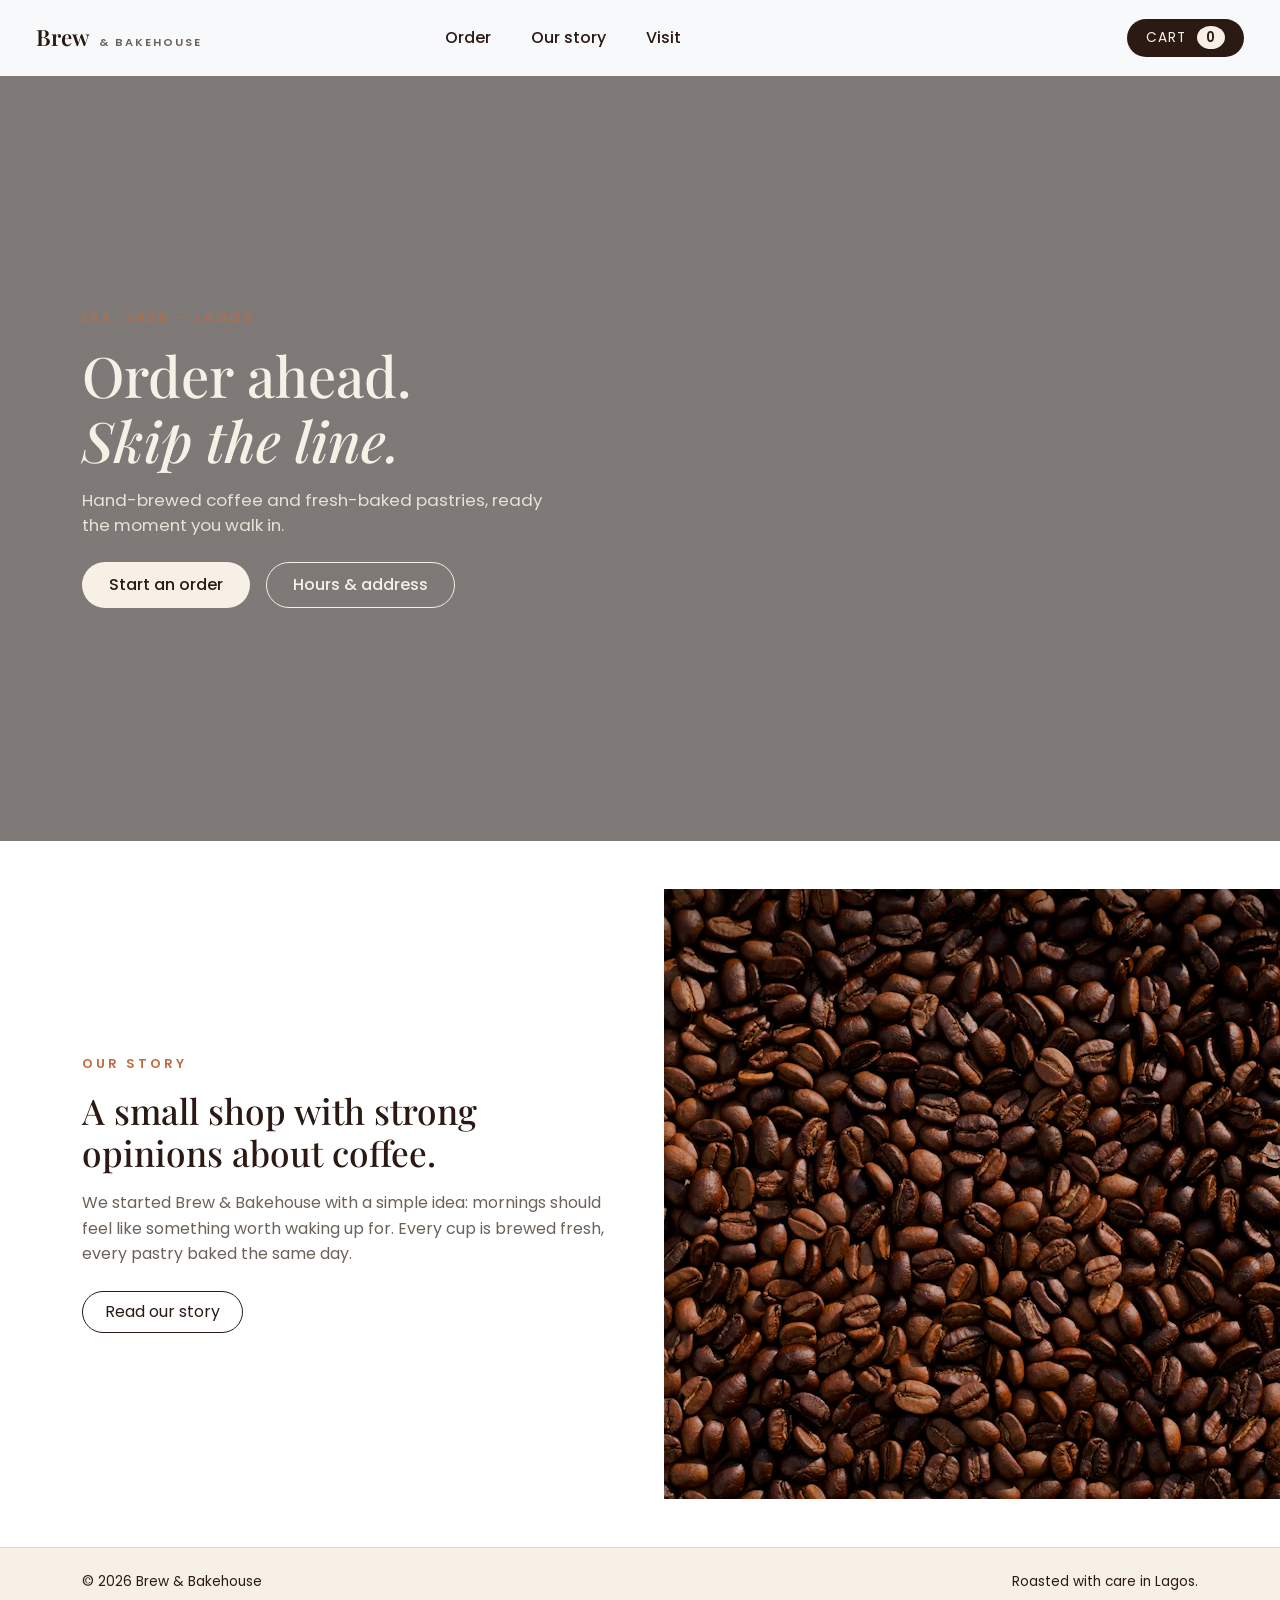
<file: index.html>
<!DOCTYPE html>
<html lang="en">
<head>
    <meta charset="UTF-8">
    <meta name="viewport" content="width=device-width, initial-scale=1.0">
    <title>Brew & Bakehouse</title>
    <link href="https://cdn.jsdelivr.net/npm/bootstrap@5.3.3/dist/css/bootstrap.min.css" rel="stylesheet">
  <link href="https://fonts.googleapis.com/css2?family=Playfair+Display:ital,wght@0,400;0,600;1,500&family=Poppins:wght@300;400;500;600&display=swap" rel="stylesheet">
  <link rel="stylesheet" href="css/style.css">
</head>
<body>
  <nav class="navbar navbar-expand-lg navbar-light bg-light px-4 py-3">
    <div class="container-fluid">
      <a class="navbar-brand brand-logo" href="index.html">Brew <span class="brand-sub">& BAKEHOUSE</span></a>
      <button class="navbar-toggler" type="button" data-bs-toggle="collapse" data-bs-target="#navMenu">
        <span class="navbar-toggler-icon"></span>
      </button>
      <div class="collapse navbar-collapse" id="navMenu">
        <ul class="navbar-nav mx-auto gap-4 text-center">
          <li class="nav-item"><a class="nav-link" href="menu.html">Order</a></li>
          <li class="nav-item"><a class="nav-link" href="visit.html#story">Our story</a></li>
          <li class="nav-item"><a class="nav-link" href="visit.html">Visit</a></li>
        </ul>
        <a href="cart.html" class="btn cart-btn ms-auto">
          CART <span class="cart-count" id="cartCount">0</span>
        </a>
      </div>
    </div>
  </nav>

  <header class="hero d-flex align-items-center">
    <div class="container">
      <div class="row">
        <div class="col-lg-7">
          <p class="hero-tag">EST. 2026 — LAGOS</p>
          <h1 class="hero-title">
            Order ahead.<br>
            <span class="italic-script">Skip the line.</span>
          </h1>
          <p class="hero-text">
            Hand-brewed coffee and fresh-baked pastries,
            ready the moment you walk in.
          </p>
          <div class="d-flex flex-wrap gap-3 mt-4">
            <a href="menu.html" class="btn btn-cream">Start an order</a>
            <a href="visit.html" class="btn btn-outline-cream">Hours & address</a>
          </div>
        </div>
      </div>
    </div>
  </header>

  <section class="about-teaser py-5">
    <div class="container">
      <div class="row align-items-center g-5">
        <div class="col-lg-6">
          <p class="section-tag">OUR STORY</p>
          <h2 class="section-title">A small shop with strong opinions about coffee.</h2>
          <p class="section-text">
            We started Brew & Bakehouse with a simple idea: mornings should feel
            like something worth waking up for. Every cup is brewed fresh,
            every pastry baked the same day.
          </p>
          <a href="visit.html" class="btn btn-dark-outline mt-2">Read our story</a>
        </div>
        <div class="col-lg-6">
          <img src="images/story-home.avif" alt="Coffee beans">
        </div>
      </div>
    </div>
  </section>

  <footer class="footer py-4">
    <div class="container d-flex flex-wrap justify-content-between">
      <p class="mb-0">© 2026 Brew & Bakehouse</p>
      <p class="mb-0">Roasted with care in Lagos.</p>
    </div>
  </footer>

  <script src="https://cdn.jsdelivr.net/npm/bootstrap@5.3.3/dist/js/bootstrap.bundle.min.js"></script>
  <script src="js/script.js"></script>
</body>
</html>
</file>
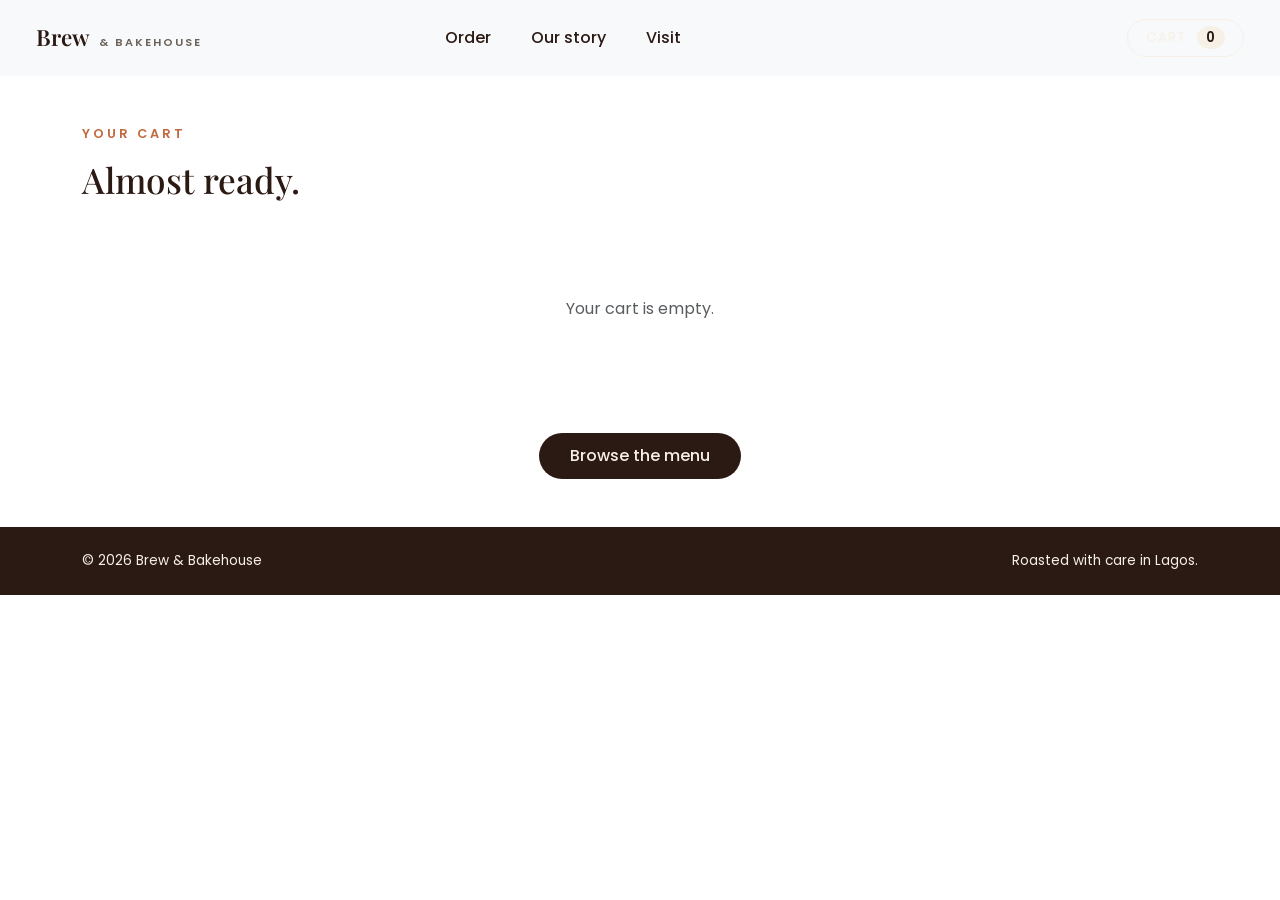
<file: cart.html>
<!DOCTYPE html>
<html lang="en">
<head>
  <meta charset="UTF-8">
  <meta name="viewport" content="width=device-width, initial-scale=1.0">
  <title>Cart — Brew & Bakehouse</title>
  <link href="https://cdn.jsdelivr.net/npm/bootstrap@5.3.3/dist/css/bootstrap.min.css" rel="stylesheet">
  <link href="https://fonts.googleapis.com/css2?family=Playfair+Display:ital,wght@0,400;0,600;1,500&family=Poppins:wght@300;400;500;600&display=swap" rel="stylesheet">
  <link rel="stylesheet" href="css/style.css">
</head>
<body>

  <nav class="navbar navbar-expand-lg navbar-light bg-light px-4 py-3">
    <div class="container-fluid">
      <a class="navbar-brand brand-logo" href="index.html">Brew <span class="brand-sub">& BAKEHOUSE</span></a>
      <button class="navbar-toggler" type="button" data-bs-toggle="collapse" data-bs-target="#navMenu">
        <span class="navbar-toggler-icon"></span>
      </button>
      <div class="collapse navbar-collapse" id="navMenu">
        <ul class="navbar-nav mx-auto gap-4 text-center">
          <li class="nav-item"><a class="nav-link" href="menu.html">Order</a></li>
          <li class="nav-item"><a class="nav-link" href="visit.html#story">Our story</a></li>
          <li class="nav-item"><a class="nav-link" href="visit.html">Visit</a></li>
        </ul>
        <a href="cart.html" class="btn cart-btn ms-auto active">
          CART <span class="cart-count" id="cartCount">0</span>
        </a>
      </div>
    </div>
  </nav>

  <section class="cart-section py-5">
    <div class="container">
      <p class="section-tag">YOUR CART</p>
      <h1 class="section-title mb-4">Almost ready.</h1>

      <!-- CART ITEMS BOX -->
      <div class="cart-box" id="cartBox">
        <p class="text-center text-muted py-5">Your cart is empty.</p>
      </div>

      <!-- TOTAL (shown by JS when cart has items) -->
      <div class="text-center mt-3" id="cartActions" style="display:none;">
        <p class="cart-total" id="cartTotal"></p>
      </div>

      <!-- CHECKOUT FORM (shown by JS when cart has items) -->
      <div class="checkout-form mt-4" id="checkoutForm" style="display:none;">
        <h4 class="checkout-title">Complete your order</h4>
        <p class="checkout-sub">Fill in your details and we'll have your order ready for pickup.</p>

        <div class="row g-3 mt-2">
          <div class="col-md-6">
            <label class="form-label">Full Name</label>
            <input type="text" class="form-control" id="customerName" placeholder="e.g. Esther Talabi">
          </div>
          <div class="col-md-6">
            <label class="form-label">Phone Number</label>
            <input type="tel" class="form-control" id="customerPhone" placeholder="e.g. 08012345678">
          </div>
          <div class="col-md-6">
            <label class="form-label">Email Address</label>
            <input type="email" class="form-control" id="customerEmail" placeholder="e.g. esther@email.com">
          </div>
          <div class="col-md-6">
            <label class="form-label">Pickup Time</label>
            <input type="time" class="form-control" id="pickupTime">
          </div>
          <div class="col-12">
            <label class="form-label">Special Requests (optional)</label>
            <textarea class="form-control" id="specialRequests" rows="2" placeholder="e.g. No sugar, extra hot..."></textarea>
          </div>
        </div>

        <div class="mt-4 d-flex flex-wrap gap-3">
          <button class="btn btn-dark-pill" id="placeOrderBtn">Place Order</button>
          <button class="btn btn-outline-dark-pill" id="clearCartBtn">Clear Cart</button>
        </div>

        <!-- Success message (hidden until order placed) -->
        <div id="orderSuccess" class="order-success mt-4" style="display:none;">
          <h5>🎉 Order placed successfully!</h5>
          <p>Thank you! Your order will be ready for pickup at your chosen time. See you soon at Brew & Bakehouse, Yaba.</p>
        </div>
      </div>

      <!-- Browse menu button (shown when cart is empty) -->
      <div class="text-center mt-4" id="browseBtn">
        <a href="menu.html" class="btn btn-dark-pill">Browse the menu</a>
      </div>

    </div>
  </section>

  <footer class="footer-dark py-4">
    <div class="container d-flex flex-wrap justify-content-between">
      <p class="mb-0">© 2026 Brew & Bakehouse</p>
      <p class="mb-0">Roasted with care in Lagos.</p>
    </div>
  </footer>

  <script src="https://cdn.jsdelivr.net/npm/bootstrap@5.3.3/dist/js/bootstrap.bundle.min.js"></script>
  <script src="js/script.js"></script>
</body>
</html>
</file>
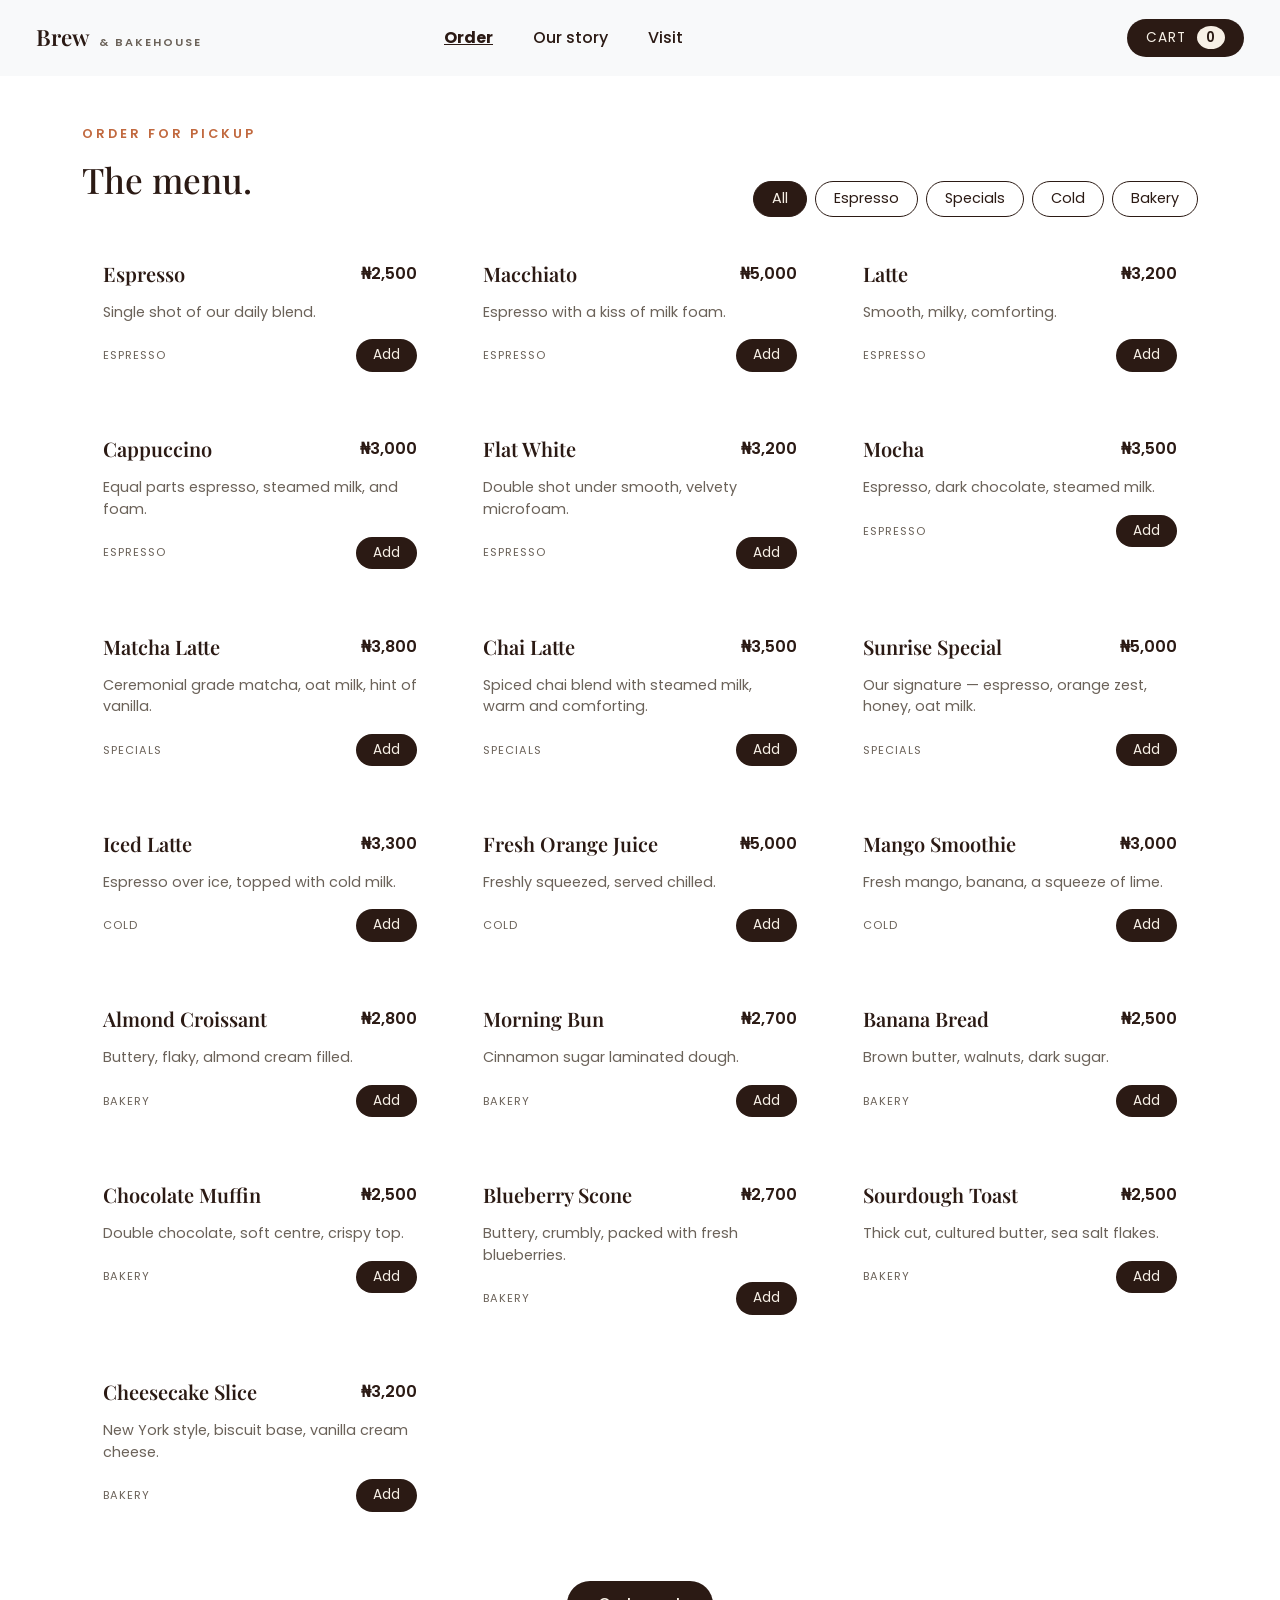
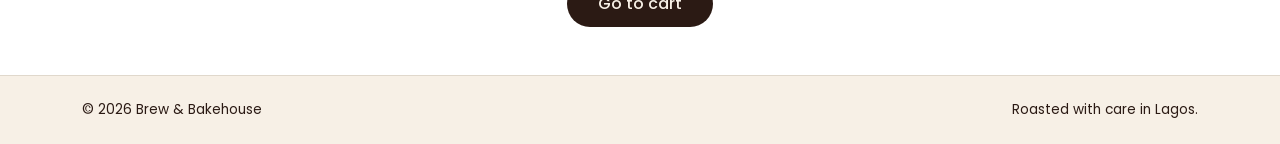
<file: menu.html>
<!DOCTYPE html>
<html lang="en">
<head>
  <meta charset="UTF-8">
  <meta name="viewport" content="width=device-width, initial-scale=1.0">
  <title>Menu - Brew & Bakehouse</title>
  <link href="https://cdn.jsdelivr.net/npm/bootstrap@5.3.3/dist/css/bootstrap.min.css" rel="stylesheet">
  <link href="https://fonts.googleapis.com/css2?family=Playfair+Display:ital,wght@0,400;0,600;1,500&family=Poppins:wght@300;400;500;600&display=swap" rel="stylesheet">
  <link rel="stylesheet" href="css/style.css">
</head>
<body>

  <nav class="navbar navbar-expand-lg navbar-light bg-light px-4 py-3">
    <div class="container-fluid">
      <a class="navbar-brand brand-logo" href="index.html">Brew <span class="brand-sub">& BAKEHOUSE</span></a>
      <button class="navbar-toggler" type="button" data-bs-toggle="collapse" data-bs-target="#navMenu">
        <span class="navbar-toggler-icon"></span>
      </button>
      <div class="collapse navbar-collapse" id="navMenu">
        <ul class="navbar-nav mx-auto gap-4 text-center">
          <li class="nav-item"><a class="nav-link active" href="menu.html">Order</a></li>
          <li class="nav-item"><a class="nav-link" href="visit.html#story">Our story</a></li>
          <li class="nav-item"><a class="nav-link" href="visit.html">Visit</a></li>
        </ul>
        <a href="cart.html" class="btn cart-btn ms-auto">
          CART <span class="cart-count" id="cartCount">0</span>
        </a>
      </div>
    </div>
  </nav>

  <section class="menu-section py-5">
    <div class="container">
      <div class="row align-items-end mb-4">
        <div class="col-md-6">
          <p class="section-tag">ORDER FOR PICKUP</p>
          <h1 class="section-title">The menu.</h1>
        </div>
        <div class="col-md-6 d-flex justify-content-md-end mt-3 mt-md-0">
          <div class="filter-buttons d-flex gap-2 flex-wrap">
            <button class="filter-btn active" data-filter="all">All</button>
            <button class="filter-btn" data-filter="espresso">Espresso</button>
            <button class="filter-btn" data-filter="specials">Specials</button>
            <button class="filter-btn" data-filter="cold">Cold</button>
            <button class="filter-btn" data-filter="bakery">Bakery</button>
          </div>
        </div>
      </div>

      <div class="row g-4" id="menuGrid">

        <!-- ESPRESSO -->
        <div class="col-md-4 menu-card" data-category="espresso">
          <div class="menu-item">
            <div class="d-flex justify-content-between">
              <h5>Espresso</h5><span class="price">₦2,500</span>
            </div>
            <p class="desc">Single shot of our daily blend.</p>
            <div class="d-flex justify-content-between align-items-center">
              <span class="tag">ESPRESSO</span>
              <button class="btn add-btn" data-name="Espresso" data-price="2500">Add</button>
            </div>
          </div>
        </div>

        <div class="col-md-4 menu-card" data-category="espresso">
          <div class="menu-item">
            <div class="d-flex justify-content-between">
              <h5>Macchiato</h5><span class="price">₦5,000</span>
            </div>
            <p class="desc">Espresso with a kiss of milk foam.</p>
            <div class="d-flex justify-content-between align-items-center">
              <span class="tag">ESPRESSO</span>
              <button class="btn add-btn" data-name="Macchiato" data-price="5000">Add</button>
            </div>
          </div>
        </div>

        <div class="col-md-4 menu-card" data-category="espresso">
          <div class="menu-item">
            <div class="d-flex justify-content-between">
              <h5>Latte</h5><span class="price">₦3,200</span>
            </div>
            <p class="desc">Smooth, milky, comforting.</p>
            <div class="d-flex justify-content-between align-items-center">
              <span class="tag">ESPRESSO</span>
              <button class="btn add-btn" data-name="Latte" data-price="3200">Add</button>
            </div>
          </div>
        </div>

        <div class="col-md-4 menu-card" data-category="espresso">
          <div class="menu-item">
            <div class="d-flex justify-content-between">
              <h5>Cappuccino</h5><span class="price">₦3,000</span>
            </div>
            <p class="desc">Equal parts espresso, steamed milk, and foam.</p>
            <div class="d-flex justify-content-between align-items-center">
              <span class="tag">ESPRESSO</span>
              <button class="btn add-btn" data-name="Cappuccino" data-price="3000">Add</button>
            </div>
          </div>
        </div>

        <div class="col-md-4 menu-card" data-category="espresso">
          <div class="menu-item">
            <div class="d-flex justify-content-between">
              <h5>Flat White</h5><span class="price">₦3,200</span>
            </div>
            <p class="desc">Double shot under smooth, velvety microfoam.</p>
            <div class="d-flex justify-content-between align-items-center">
              <span class="tag">ESPRESSO</span>
              <button class="btn add-btn" data-name="Flat White" data-price="3200">Add</button>
            </div>
          </div>
        </div>

        <div class="col-md-4 menu-card" data-category="espresso">
          <div class="menu-item">
            <div class="d-flex justify-content-between">
              <h5>Mocha</h5><span class="price">₦3,500</span>
            </div>
            <p class="desc">Espresso, dark chocolate, steamed milk.</p>
            <div class="d-flex justify-content-between align-items-center">
              <span class="tag">ESPRESSO</span>
              <button class="btn add-btn" data-name="Mocha" data-price="3500">Add</button>
            </div>
          </div>
        </div>

        <!-- FILTER -->
        <!-- SPECIALS -->
        <div class="col-md-4 menu-card" data-category="specials">
          <div class="menu-item">
            <div class="d-flex justify-content-between">
              <h5>Matcha Latte</h5><span class="price">₦3,800</span>
            </div>
            <p class="desc">Ceremonial grade matcha, oat milk, hint of vanilla.</p>
            <div class="d-flex justify-content-between align-items-center">
              <span class="tag">SPECIALS</span>
              <button class="btn add-btn" data-name="Matcha Latte" data-price="3800">Add</button>
            </div>
          </div>
        </div>

        <div class="col-md-4 menu-card" data-category="specials">
          <div class="menu-item">
            <div class="d-flex justify-content-between">
              <h5>Chai Latte</h5><span class="price">₦3,500</span>
            </div>
            <p class="desc">Spiced chai blend with steamed milk, warm and comforting.</p>
            <div class="d-flex justify-content-between align-items-center">
              <span class="tag">SPECIALS</span>
              <button class="btn add-btn" data-name="Chai Latte" data-price="3500">Add</button>
            </div>
          </div>
        </div>

        <div class="col-md-4 menu-card" data-category="specials">
          <div class="menu-item">
            <div class="d-flex justify-content-between">
              <h5>Sunrise Special</h5><span class="price">₦5,000</span>
            </div>
            <p class="desc">Our signature — espresso, orange zest, honey, oat milk.</p>
            <div class="d-flex justify-content-between align-items-center">
              <span class="tag">SPECIALS</span>
              <button class="btn add-btn" data-name="Sunrise Special" data-price="5000">Add</button>
            </div>
          </div>
        </div>

        <!-- COLD -->
        <div class="col-md-4 menu-card" data-category="cold">
          <div class="menu-item">
            <div class="d-flex justify-content-between">
              <h5>Iced Latte</h5><span class="price">₦3,300</span>
            </div>
            <p class="desc">Espresso over ice, topped with cold milk.</p>
            <div class="d-flex justify-content-between align-items-center">
              <span class="tag">COLD</span>
              <button class="btn add-btn" data-name="Iced Latte" data-price="3300">Add</button>
            </div>
          </div>
        </div>

        <div class="col-md-4 menu-card" data-category="cold">
          <div class="menu-item">
            <div class="d-flex justify-content-between">
              <h5>Fresh Orange Juice</h5><span class="price">₦5,000</span>
            </div>
            <p class="desc">Freshly squeezed, served chilled.</p>
            <div class="d-flex justify-content-between align-items-center">
              <span class="tag">COLD</span>
              <button class="btn add-btn" data-name="Fresh Orange Juice" data-price="5000">Add</button>
            </div>
          </div>
        </div>

        <div class="col-md-4 menu-card" data-category="cold">
          <div class="menu-item">
            <div class="d-flex justify-content-between">
              <h5>Mango Smoothie</h5><span class="price">₦3,000</span>
            </div>
            <p class="desc">Fresh mango, banana, a squeeze of lime.</p>
            <div class="d-flex justify-content-between align-items-center">
              <span class="tag">COLD</span>
              <button class="btn add-btn" data-name="Mango Smoothie" data-price="3000">Add</button>
            </div>
          </div>
        </div>

        <!-- BAKERY -->
        <div class="col-md-4 menu-card" data-category="bakery">
          <div class="menu-item">
            <div class="d-flex justify-content-between">
              <h5>Almond Croissant</h5><span class="price">₦2,800</span>
            </div>
            <p class="desc">Buttery, flaky, almond cream filled.</p>
            <div class="d-flex justify-content-between align-items-center">
              <span class="tag">BAKERY</span>
              <button class="btn add-btn" data-name="Almond Croissant" data-price="2800">Add</button>
            </div>
          </div>
        </div>

        <div class="col-md-4 menu-card" data-category="bakery">
          <div class="menu-item">
            <div class="d-flex justify-content-between">
              <h5>Morning Bun</h5><span class="price">₦2,700</span>
            </div>
            <p class="desc">Cinnamon sugar laminated dough.</p>
            <div class="d-flex justify-content-between align-items-center">
              <span class="tag">BAKERY</span>
              <button class="btn add-btn" data-name="Morning Bun" data-price="2700">Add</button>
            </div>
          </div>
        </div>

        <div class="col-md-4 menu-card" data-category="bakery">
          <div class="menu-item">
            <div class="d-flex justify-content-between">
              <h5>Banana Bread</h5><span class="price">₦2,500</span>
            </div>
            <p class="desc">Brown butter, walnuts, dark sugar.</p>
            <div class="d-flex justify-content-between align-items-center">
              <span class="tag">BAKERY</span>
              <button class="btn add-btn" data-name="Banana Bread" data-price="2500">Add</button>
            </div>
          </div>
        </div>

        <div class="col-md-4 menu-card" data-category="bakery">
          <div class="menu-item">
            <div class="d-flex justify-content-between">
              <h5>Chocolate Muffin</h5><span class="price">₦2,500</span>
            </div>
            <p class="desc">Double chocolate, soft centre, crispy top.</p>
            <div class="d-flex justify-content-between align-items-center">
              <span class="tag">BAKERY</span>
              <button class="btn add-btn" data-name="Chocolate Muffin" data-price="2500">Add</button>
            </div>
          </div>
        </div>

        <div class="col-md-4 menu-card" data-category="bakery">
          <div class="menu-item">
            <div class="d-flex justify-content-between">
              <h5>Blueberry Scone</h5><span class="price">₦2,700</span>
            </div>
            <p class="desc">Buttery, crumbly, packed with fresh blueberries.</p>
            <div class="d-flex justify-content-between align-items-center">
              <span class="tag">BAKERY</span>
              <button class="btn add-btn" data-name="Blueberry Scone" data-price="2700">Add</button>
            </div>
          </div>
        </div>

        <div class="col-md-4 menu-card" data-category="bakery">
          <div class="menu-item">
            <div class="d-flex justify-content-between">
              <h5>Sourdough Toast</h5><span class="price">₦2,500</span>
            </div>
            <p class="desc">Thick cut, cultured butter, sea salt flakes.</p>
            <div class="d-flex justify-content-between align-items-center">
              <span class="tag">BAKERY</span>
              <button class="btn add-btn" data-name="Sourdough Toast" data-price="2500">Add</button>
            </div>
          </div>
        </div>

        <div class="col-md-4 menu-card" data-category="bakery">
          <div class="menu-item">
            <div class="d-flex justify-content-between">
              <h5>Cheesecake Slice</h5><span class="price">₦3,200</span>
            </div>
            <p class="desc">New York style, biscuit base, vanilla cream cheese.</p>
            <div class="d-flex justify-content-between align-items-center">
              <span class="tag">BAKERY</span>
              <button class="btn add-btn" data-name="Cheesecake Slice" data-price="3200">Add</button>
            </div>
          </div>
        </div>

      </div>

      <div class="text-center mt-5">
        <a href="cart.html" class="btn btn-dark-pill">Go to cart</a>
      </div>
    </div>
  </section>

  <footer class="footer py-4">
    <div class="container d-flex flex-wrap justify-content-between">
      <p class="mb-0">© 2026 Brew & Bakehouse</p>
      <p class="mb-0">Roasted with care in Lagos.</p>
    </div>
  </footer>

  <script src="https://cdn.jsdelivr.net/npm/bootstrap@5.3.3/dist/js/bootstrap.bundle.min.js"></script>
  <script src="js/script.js"></script>

</body>
</html>
</file>
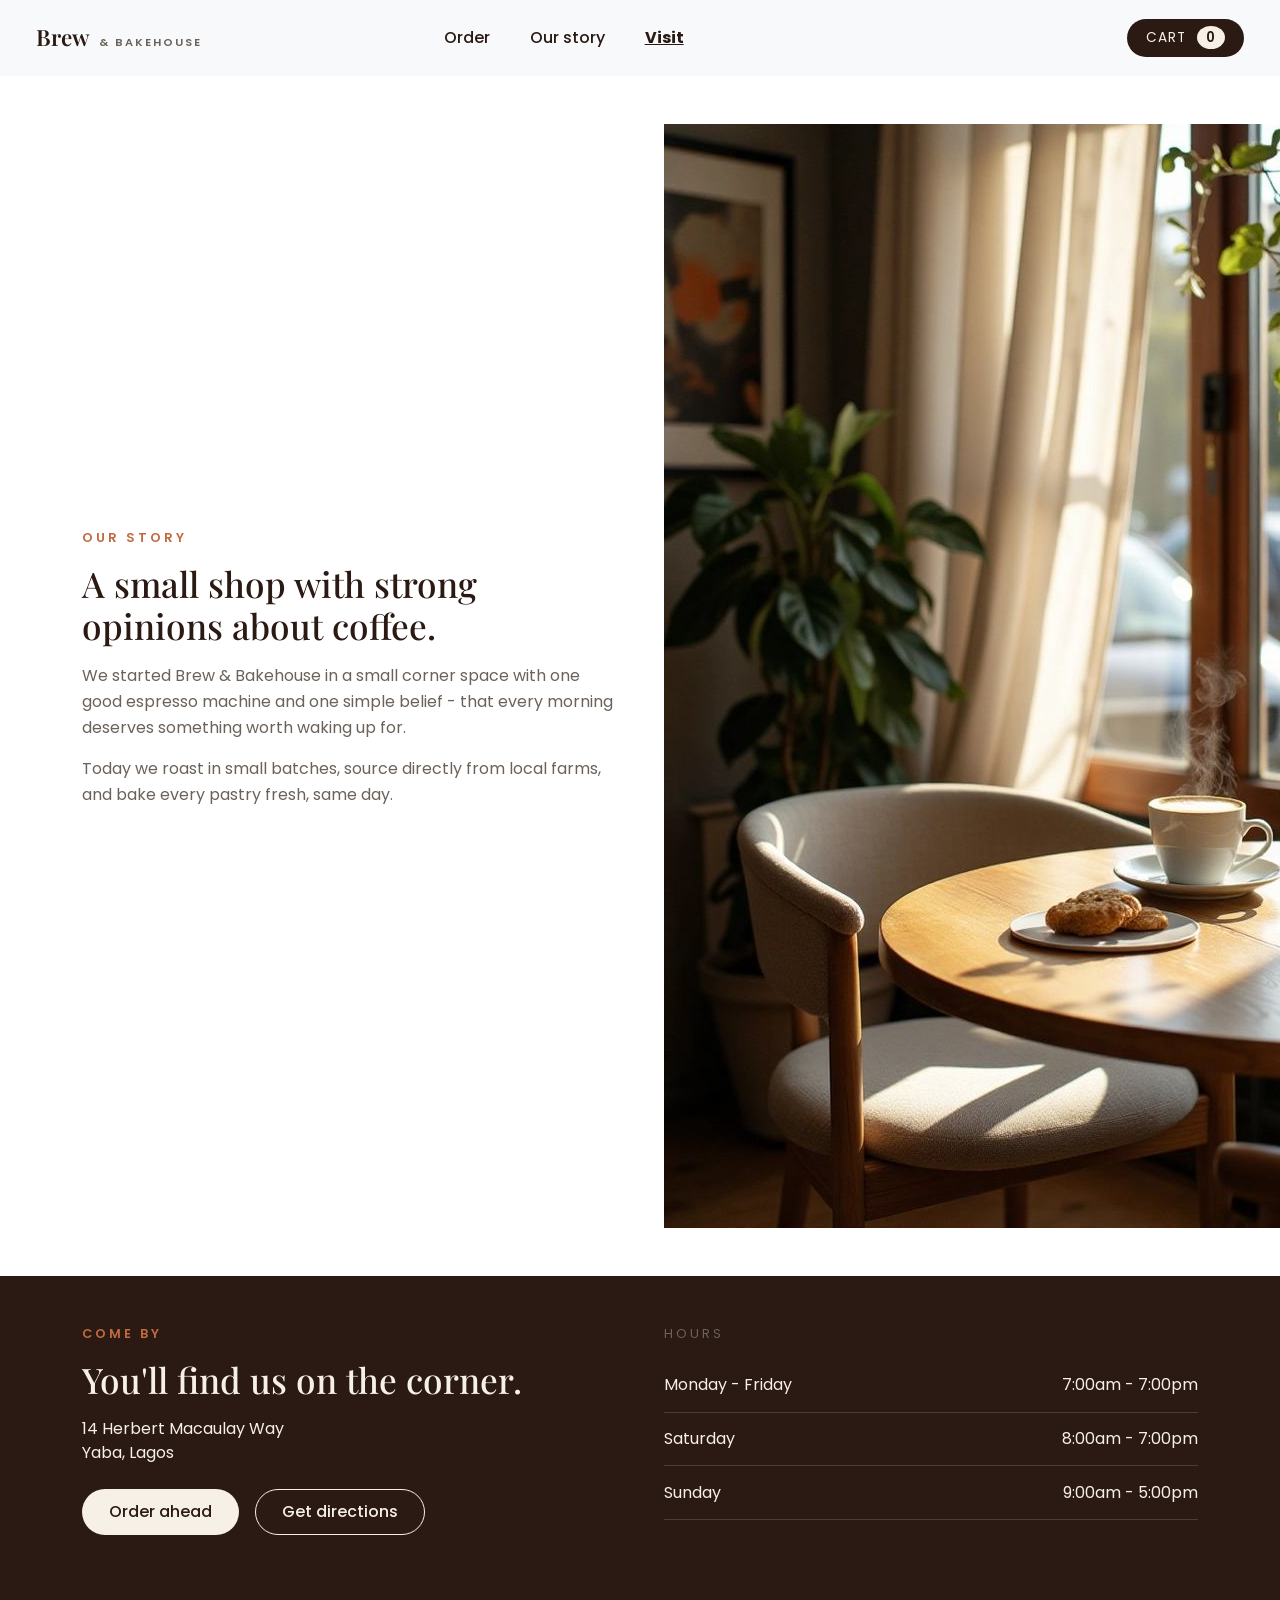
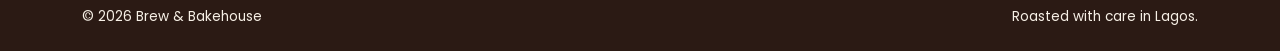
<file: visit.html>
<!DOCTYPE html>
<html lang="en">
<head>
    <meta charset="UTF-8">
    <meta name="viewport" content="width=device-width, initial-scale=1.0">
    <title>Visit - Brew & Bakehouse</title>
    <link href="https://cdn.jsdelivr.net/npm/bootstrap@5.3.3/dist/css/bootstrap.min.css" rel="stylesheet">
  <link href="https://fonts.googleapis.com/css2?family=Playfair+Display:ital,wght@0,400;0,600;1,500&family=Poppins:wght@300;400;500;600&display=swap" rel="stylesheet">
  <link rel="stylesheet" href="css/style.css">
</head>
<body>
  <nav class="navbar navbar-expand-lg navbar-light bg-light px-4 py-3">
    <div class="container-fluid">
      <a class="navbar-brand brand-logo" href="index.html">Brew <span class="brand-sub">& BAKEHOUSE</span></a>
      <button class="navbar-toggler" type="button" data-bs-toggle="collapse" data-bs-target="#navMenu">
        <span class="navbar-toggler-icon"></span>
      </button>
      <div class="collapse navbar-collapse" id="navMenu">
        <ul class="navbar-nav mx-auto gap-4 text-center">
          <li class="nav-item"><a class="nav-link" href="menu.html">Order</a></li>
          <li class="nav-item"><a class="nav-link" href="#story">Our story</a></li>
          <li class="nav-item"><a class="nav-link active" href="visit.html">Visit</a></li>
        </ul>
        <a href="cart.html" class="btn cart-btn ms-auto">
          CART <span class="cart-count" id="cartCount">0</span>
        </a>
      </div>
    </div>
  </nav>

  <section class="story-section py-5" id="story">
    <div class="container">
      <div class="row align-items-center g-5">
        <div class="col-lg-6">
          <p class="section-tag">OUR STORY</p>
          <h2 class="section-title">A small shop with strong opinions about coffee.</h2>
          <p class="section-text">
            We started Brew & Bakehouse in a small corner space with one good espresso machine and one simple belief - 
            that every morning deserves something worth waking up for.
          </p>
          <p class="section-text">
            Today we roast in small batches, source directly from local farms,
            and bake every pastry fresh, same day.
          </p>
        </div>
        <div class="col-lg-6">
          <img src="images/story-visit.jpg" alt="Coffee beans being scooped">
        </div>
      </div>
    </div>
  </section>

  <section class="visit-section py-5">
    <div class="container">
      <div class="row g-5">
        <div class="col-lg-6">
          <p class="section-tag-light">COME BY</p>
          <h2 class="section-title-light">You'll find us on the corner.</h2>
          <p class="mt-3">
            14 Herbert Macaulay Way<br>
            Yaba, Lagos
          </p>
          <div class="d-flex flex-wrap gap-3 mt-4">
            <a href="menu.html" class="btn btn-cream">Order ahead</a>
              <a href="https://www.google.com/maps/search/14+Herbert+Macaulay+Way+Yaba+Lagos" target="_blank" class="btn btn-outline-cream">Get directions</a>
          </div>
        </div>
        <div class="col-lg-6">
          <p class="hours-label">HOURS</p>
          <div class="hours-row">
            <span>Monday - Friday</span><span>7:00am - 7:00pm</span>
          </div>
          <div class="hours-row">
            <span>Saturday</span><span>8:00am - 7:00pm</span>
          </div>
          <div class="hours-row">
            <span>Sunday</span><span>9:00am - 5:00pm</span>
          </div>
        </div>
      </div>
    </div>
  </section>

  <footer class="footer-dark py-4">
    <div class="container d-flex flex-wrap justify-content-between">
      <p class="mb-0">© 2026 Brew & Bakehouse</p>
      <p class="mb-0">Roasted with care in Lagos.</p>
    </div>
  </footer>

  <script src="https://cdn.jsdelivr.net/npm/bootstrap@5.3.3/dist/js/bootstrap.bundle.min.js"></script>
  <script src="js/script.js"></script>

</body>
</html>
</file>
<file: css/style.css>
:root {
  --cream: #f7f0e6;
  --dark-brown: #2b1a14;
  --rust: #c1693f;
  --text-grey: #6b6259;
}

body {
  font-family: 'Poppins', sans-serif;
  color: var(--dark-brown);
  margin: 0;
}

h1, h2, .brand-logo {
  font-family: 'Playfair Display', serif;
}


.brand-logo {
  font-size: 1.4rem;
  font-weight: 600;
  color: var(--dark-brown) !important;
}

.brand-sub {
  font-size: 0.7rem;
  letter-spacing: 2px;
  color: var(--text-grey);
  font-family: 'Poppins', sans-serif;
  margin-left: 6px;
}

.nav-link {
  color: var(--dark-brown) !important;
  font-weight: 500;
}

.nav-link.active {
  font-weight: 700;
  text-decoration: underline;
}

.cart-btn {
  background-color: var(--dark-brown);
  color: var(--cream) !important;
  border-radius: 50px;
  padding: 8px 18px;
  font-size: 0.85rem;
  letter-spacing: 1px;
}

.cart-count {
  background-color: var(--cream);
  color: var(--dark-brown);
  border-radius: 50%;
  padding: 2px 9px;
  margin-left: 6px;
  font-weight: 600;
}


.hero {
  background: linear-gradient(rgba(20,12,8,0.55), rgba(20,12,8,0.55)),
              url('https://images.unsplash.com/photo-1495474472287-4d71bcdd2085?auto=format&fit=crop&w=1600&q=80')
              center/cover no-repeat;
  min-height: 85vh;
  color: var(--cream);
}

.hero-tag {
  letter-spacing: 3px;
  font-size: 0.8rem;
  color: var(--rust);
  font-weight: 500;
}

.hero-title {
  font-size: 3.5rem;
  line-height: 1.15;
}

.italic-script {
  font-style: italic;
  font-weight: 500;
}

.hero-text {
  font-size: 1.05rem;
  max-width: 480px;
  margin-top: 1rem;
  color: #e9e1d6;
}

.btn-cream {
  background-color: var(--cream);
  color: var(--dark-brown);
  border-radius: 50px;
  padding: 10px 26px;
  font-weight: 500;
}
.btn-cream:hover { background-color: #fff; color: var(--dark-brown); }

.btn-outline-cream {
  background: transparent;
  border: 1px solid var(--cream);
  color: var(--cream);
  border-radius: 50px;
  padding: 10px 26px;
  font-weight: 500;
}
.btn-outline-cream:hover { background-color: rgba(255,255,255,0.1); color: var(--cream); }


.section-tag {
  letter-spacing: 3px;
  font-size: 0.8rem;
  color: var(--rust);
  font-weight: 600;
}

.section-title {
  font-size: 2.2rem;
  margin-bottom: 1rem;
}

.section-text {
  color: var(--text-grey);
  line-height: 1.6;
}

.about-img {
  width: 100%;
  height: 420px;
  object-fit: cover;
}

.btn-dark-outline {
  border: 1px solid var(--dark-brown);
  color: var(--dark-brown);
  border-radius: 50px;
  padding: 8px 22px;
  background: transparent;
}
.btn-dark-outline:hover { background: var(--dark-brown); color: var(--cream); }

.btn-dark-pill {
  background-color: var(--dark-brown);
  color: var(--cream);
  border-radius: 50px;
  padding: 10px 30px;
  font-weight: 500;
}
.btn-dark-pill:hover { background-color: #1a0f0a; color: var(--cream); }


.filter-btn {
  border: 1px solid var(--dark-brown);
  background: transparent;
  color: var(--dark-brown);
  border-radius: 50px;
  padding: 6px 18px;
  font-size: 0.9rem;
}

.filter-btn.active {
  background-color: var(--dark-brown);
  color: var(--cream);
}

.menu-item {
  background: #fff;
  border-radius: 10px;
  padding: 1.3rem;
  height: 100%;
}

.menu-item h5 {
  font-family: 'Playfair Display', serif;
  font-weight: 600;
}

.price {
  font-weight: 600;
}

.desc {
  color: var(--text-grey);
  font-size: 0.9rem;
  margin: 0.5rem 0 1rem;
}

.tag {
  font-size: 0.7rem;
  letter-spacing: 1px;
  color: var(--text-grey);
}

.add-btn {
  background-color: var(--dark-brown);
  color: var(--cream);
  border-radius: 50px;
  padding: 5px 16px;
  font-size: 0.85rem;
}
.add-btn:hover { background-color: #1a0f0a; color: var(--cream); }


.menu-card.hidden {
  display: none;
}


.visit-section {
  background-color: var(--dark-brown);
  color: var(--cream);
}

.section-tag-light {
  letter-spacing: 3px;
  font-size: 0.8rem;
  color: var(--rust);
  font-weight: 600;
}

.section-title-light {
  font-family: 'Playfair Display', serif;
  font-size: 2.2rem;
}

.hours-label {
  letter-spacing: 3px;
  font-size: 0.8rem;
  color: var(--text-grey);
}

.hours-row {
  display: flex;
  justify-content: space-between;
  border-bottom: 1px solid rgba(255,255,255,0.15);
  padding: 0.9rem 0;
}

.footer-dark {
  background-color: var(--dark-brown);
  color: var(--cream);
  font-size: 0.85rem;
}

.footer {
  background-color: var(--cream);
  font-size: 0.85rem;
  border-top: 1px solid #e0d8cc;
}

.cart-box {
  background: #fff;
  border-radius: 10px;
  padding: 1.5rem;
}

.cart-line {
  display: flex;
  justify-content: space-between;
  align-items: center;
  padding: 0.8rem 0;
  border-bottom: 1px solid #eee;
}

.cart-total {
  font-size: 1.2rem;
  font-weight: 600;
}

.checkout-form {
  background: #fff;
  border-radius: 10px;
  padding: 2rem;
}

.checkout-title {
  font-family: 'Playfair Display', serif;
  font-size: 1.5rem;
  color: var(--dark-brown);
}

.checkout-sub {
  color: var(--text-grey);
  font-size: 0.95rem;
}

.form-label {
  font-weight: 500;
  color: var(--dark-brown);
  font-size: 0.9rem;
}

.form-control {
  border: 1px solid #e0d8cc;
  border-radius: 8px;
  padding: 10px 14px;
  font-family: 'Poppins', sans-serif;
}

.form-control:focus {
  border-color: var(--rust);
  box-shadow: 0 0 0 3px rgba(193,105,63,0.15);
}

.btn-outline-dark-pill {
  border: 1px solid var(--dark-brown);
  color: var(--dark-brown);
  background: transparent;
  border-radius: 50px;
  padding: 10px 26px;
  font-weight: 500;
}

.btn-outline-dark-pill:hover {
  background: var(--dark-brown);
  color: var(--cream);
}

.order-success {
  background-color: #f0faf0;
  border: 1px solid #b6ddb6;
  border-radius: 10px;
  padding: 1.5rem;
  color: #2d6a2d;
}

@media (max-width: 768px) {
  .hero-title {
    font-size: 2.5rem;
  }

  .section-title {
    font-size: 1.8rem;
  }

  .brand-logo {
    font-size: 1.3rem;
  }
}
</file>
